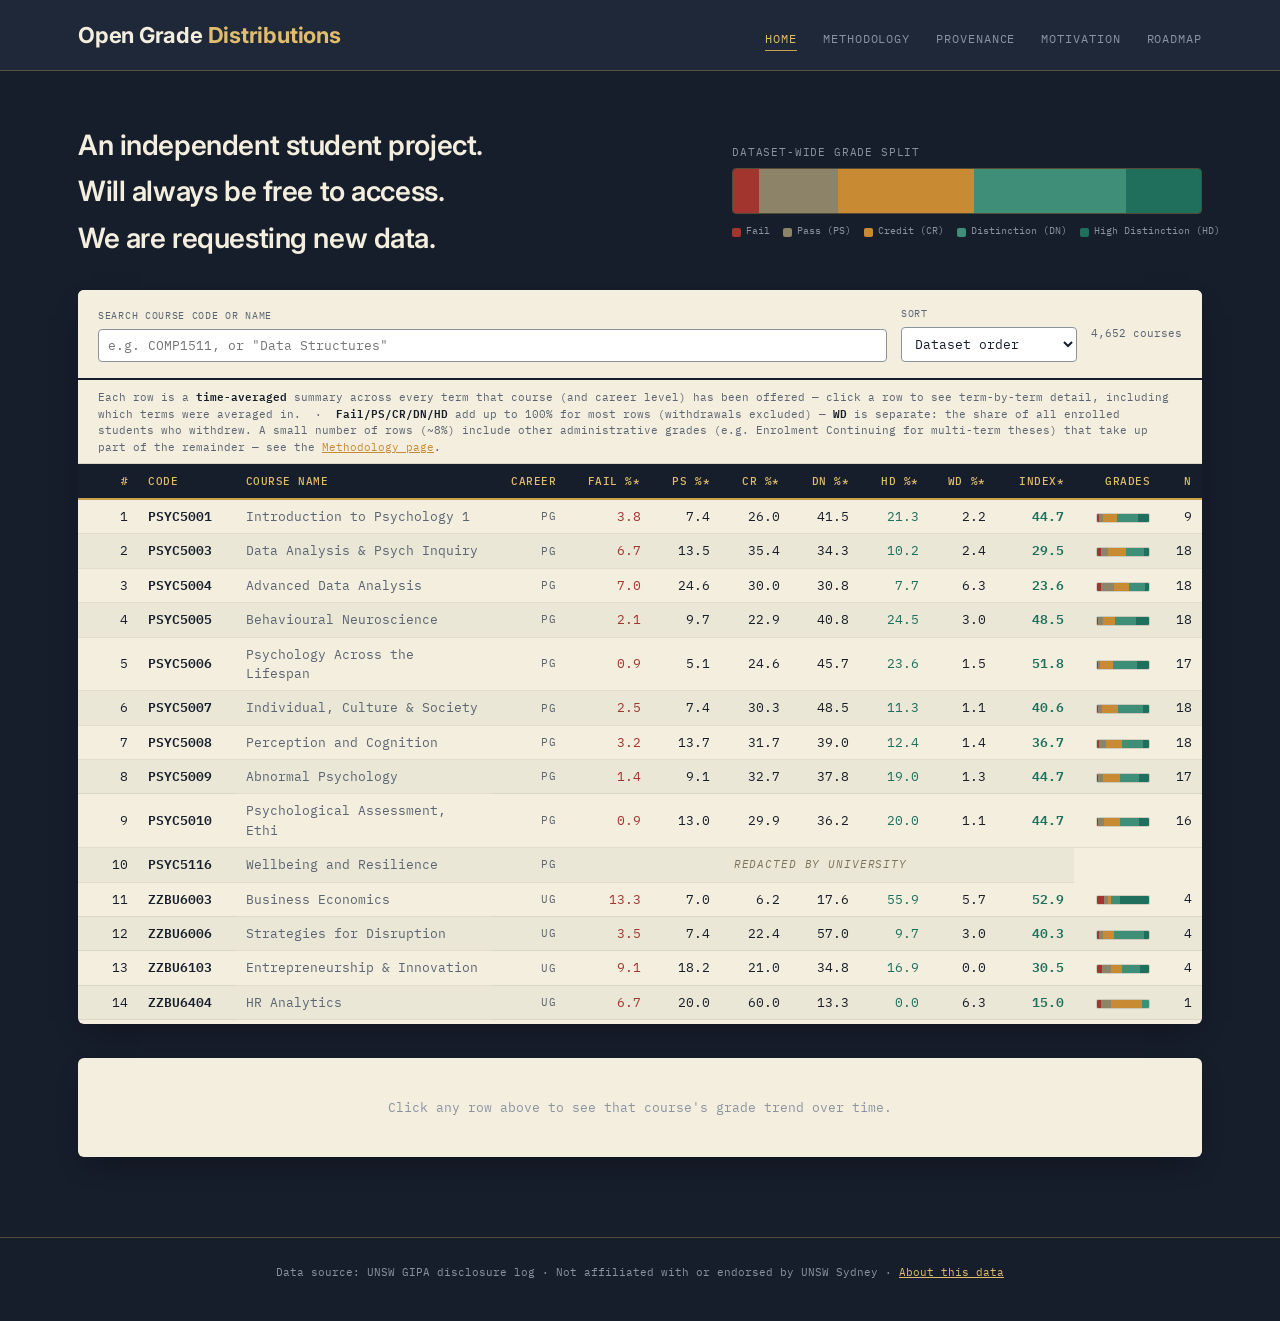
<file: index.html>
<!DOCTYPE html>
<html lang="en">
<head>
<meta charset="UTF-8">
<meta name="viewport" content="width=device-width, initial-scale=1.0">
<title>Open Grade Distributions — UNSW Course Grade Explorer</title>
<link rel="preconnect" href="https://fonts.googleapis.com">
<link href="https://fonts.googleapis.com/css2?family=Inter:wght@400;500;600;700&family=IBM+Plex+Mono:wght@400;500;600&display=swap" rel="stylesheet">
<link rel="stylesheet" href="css/style.css">
</head>
<body>

<nav class="topnav">
  <div class="topnav-inner">
    <a href="index.html" class="wordmark">Open Grade <span>Distributions</span></a>
    <ul class="navlinks">
      <li><a href="index.html" class="active">Home</a></li>
      <li><a href="explain.html">Methodology</a></li>
      <li><a href="source.html">Provenance</a></li>
      <li><a href="motivation.html">Motivation</a></li>
      <li><a href="roadmap.html">Roadmap</a></li>
    </ul>
  </div>
</nav>

<div class="shell">

  <section class="hero">
    <div class="hero-text">
      <div class="manifesto">
        <p class="manifesto-line">An independent student project.</p>
        <p class="manifesto-line">Will always be free to access.</p>
        <p class="manifesto-line">We are requesting new data.</p>
      </div>
    </div>
    <div class="ledger-bar-wrap">
      <p class="ledger-bar-title">Dataset-wide grade split</p>
      <div class="ledger-bar" id="ledgerBar"></div>
      <div class="ledger-legend">
        <span><span class="swatch c-fail"></span>Fail</span>
        <span><span class="swatch c-ps"></span>Pass (PS)</span>
        <span><span class="swatch c-cr"></span>Credit (CR)</span>
        <span><span class="swatch c-dn"></span>Distinction (DN)</span>
        <span><span class="swatch c-hd"></span>High Distinction (HD)</span>
      </div>
    </div>
  </section>

  <div class="card">
    <div class="toolbar">
      <div class="field search">
        <label for="search">Search course code or name</label>
        <input type="text" id="search" placeholder="e.g. COMP1511, or &quot;Data Structures&quot;">
      </div>
      <div class="field">
        <label for="sort">Sort</label>
        <select id="sort">
          <option value="default">Dataset order</option>
          <option value="easiest">Easiest first</option>
          <option value="hardest">Hardest first</option>
          <option value="highest-hd">Highest HD rate</option>
          <option value="highest-fail">Highest fail rate</option>
        </select>
      </div>
      <div class="result-count" id="resultCount"></div>
    </div>
    <div class="table-caption">
      Each row is a <b>time-averaged</b> summary across every term that course (and career level) has been offered — click a row to see term-by-term detail, including which terms were averaged in. &nbsp;·&nbsp;
      <b>Fail/PS/CR/DN/HD</b> add up to 100% for most rows (withdrawals excluded) — <b>WD</b> is separate: the share of all enrolled students who withdrew. A small number of rows (~8%) include other administrative grades (e.g. Enrolment Continuing for multi-term theses) that take up part of the remainder — see the <a href="explain.html">Methodology page</a>.
    </div>
    <div class="table-scroll">
      <table class="grid">
        <thead>
          <tr>
            <th>#</th>
            <th class="al">Code</th>
            <th class="al">Course name</th>
            <th title="UG = Undergraduate offering, PG = Postgraduate offering">Career</th>
            <th title="Time-averaged across all terms offered">Fail %*</th>
            <th title="Time-averaged across all terms offered">PS %*</th>
            <th title="Time-averaged across all terms offered">CR %*</th>
            <th title="Time-averaged across all terms offered">DN %*</th>
            <th title="Time-averaged across all terms offered">HD %*</th>
            <th title="Time-averaged across all terms offered">WD %*</th>
            <th title="Time-averaged across all terms offered">Index*</th>
            <th>Grades</th>
            <th title="Number of term offerings averaged into this row">N</th>
          </tr>
        </thead>
        <tbody id="tbody"></tbody>
      </table>
    </div>
  </div>

  <div id="dashboard">
    <div class="dash-card dash-empty">Click any row above to see that course's grade trend over time.</div>
  </div>

</div>

<footer class="sitefoot">
  Data source: UNSW GIPA disclosure log · Not affiliated with or endorsed by UNSW Sydney ·
  <a href="source.html">About this data</a>
</footer>

<script src="js/vendor/chart.umd.js"></script>
<script src="js/data.js"></script>
<script src="js/home.js"></script>
</body>
</html>
</file>
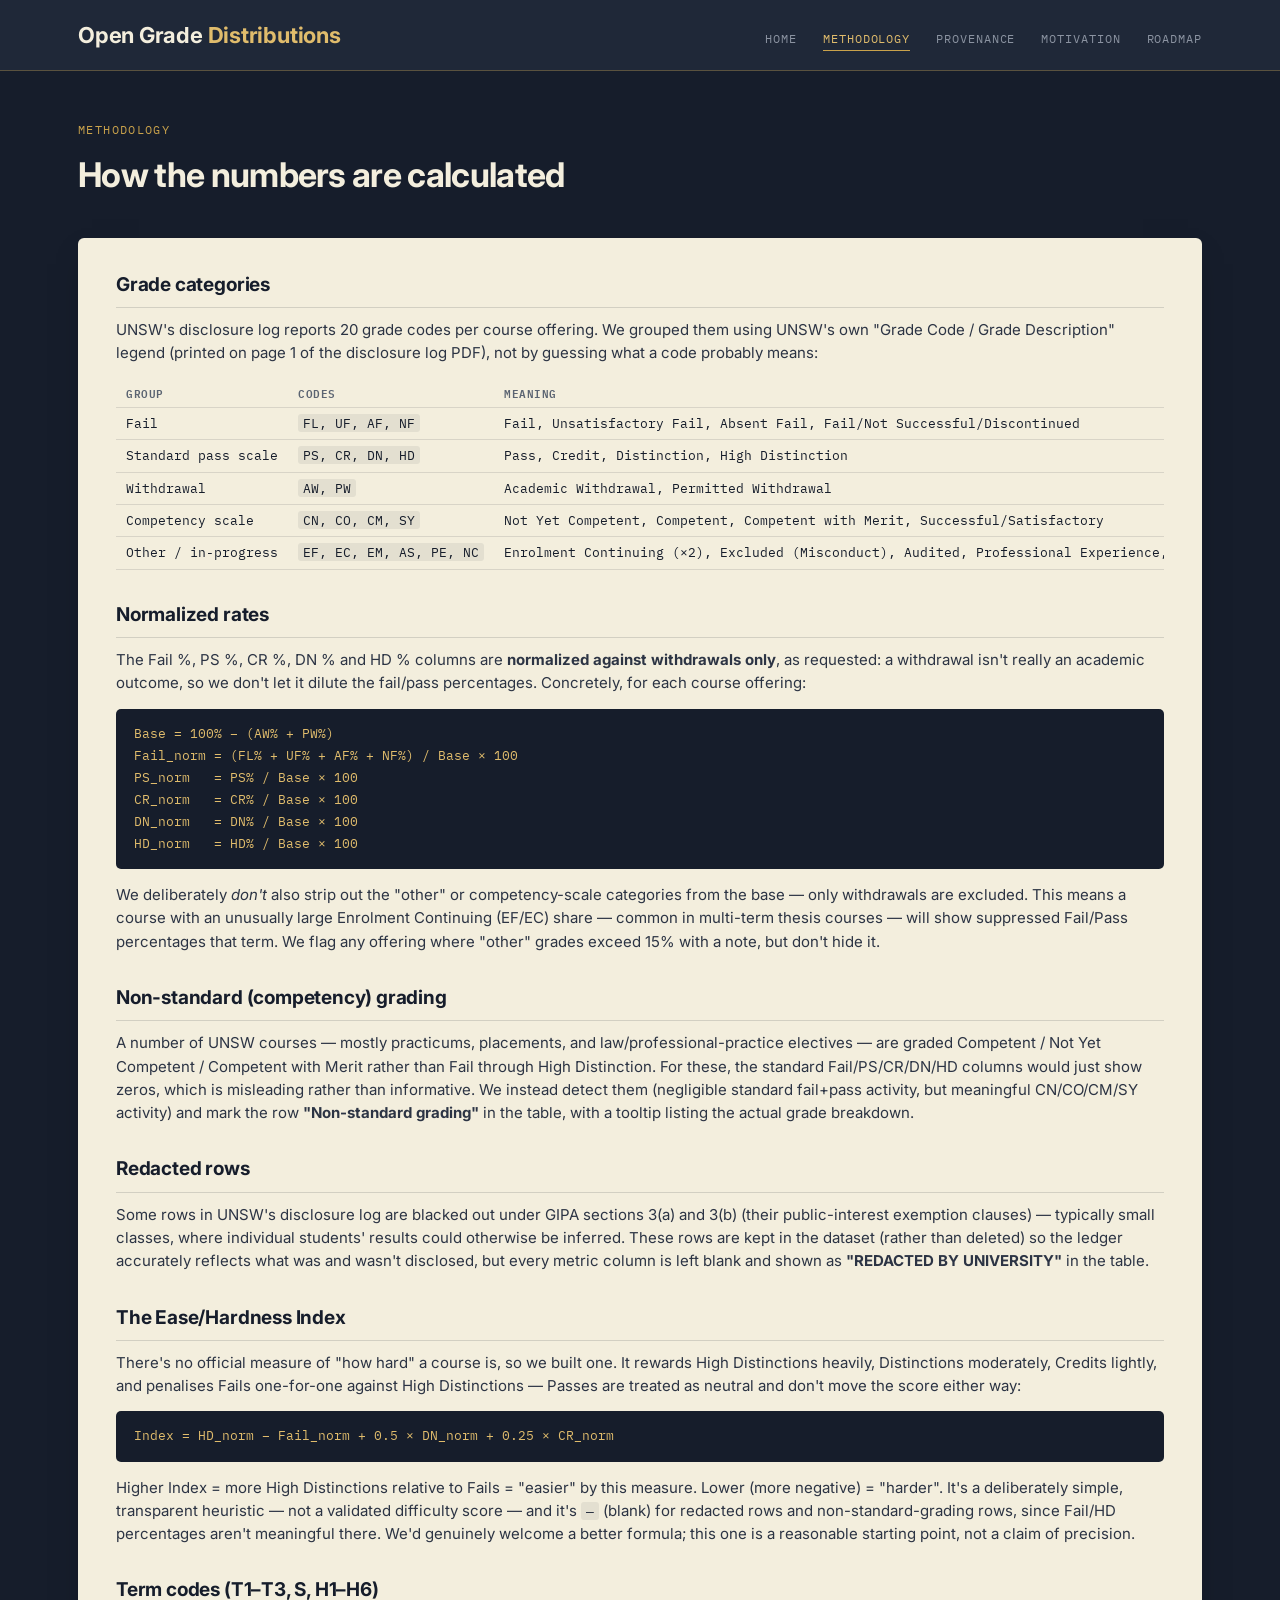
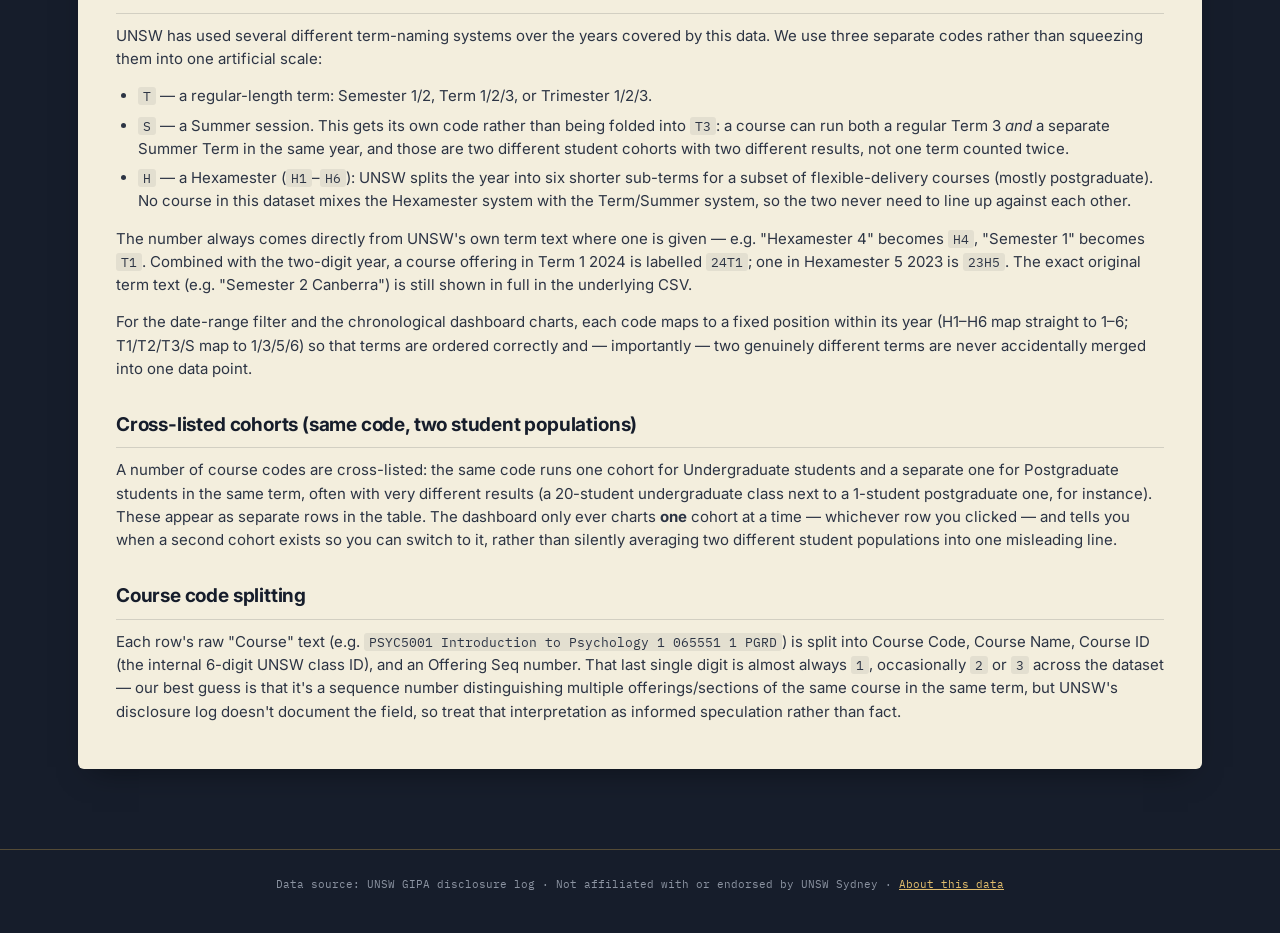
<file: explain.html>
<!DOCTYPE html>
<html lang="en">
<head>
<meta charset="UTF-8">
<meta name="viewport" content="width=device-width, initial-scale=1.0">
<title>Methodology — Open Grade Distributions</title>
<link rel="preconnect" href="https://fonts.googleapis.com">
<link href="https://fonts.googleapis.com/css2?family=Inter:wght@400;500;600;700&family=IBM+Plex+Mono:wght@400;500;600&display=swap" rel="stylesheet">
<link rel="stylesheet" href="css/style.css">
</head>
<body>

<nav class="topnav">
  <div class="topnav-inner">
    <a href="index.html" class="wordmark">Open Grade <span>Distributions</span></a>
    <ul class="navlinks">
      <li><a href="index.html">Home</a></li>
      <li><a href="explain.html" class="active">Methodology</a></li>
      <li><a href="source.html">Provenance</a></li>
      <li><a href="motivation.html">Motivation</a></li>
      <li><a href="roadmap.html">Roadmap</a></li>
    </ul>
  </div>
</nav>

<div class="shell">
  <div class="page-header">
    <p class="eyebrow">Methodology</p>
    <h1>How the numbers are calculated</h1>
  </div>

  <div class="prose">
    <h2>Grade categories</h2>
    <p>UNSW's disclosure log reports 20 grade codes per course offering. We grouped them using UNSW's own "Grade Code / Grade Description" legend (printed on page 1 of the disclosure log PDF), not by guessing what a code probably means:</p>
    <table class="legend-table">
      <tr><th>Group</th><th>Codes</th><th>Meaning</th></tr>
      <tr><td>Fail</td><td><code>FL, UF, AF, NF</code></td><td>Fail, Unsatisfactory Fail, Absent Fail, Fail/Not Successful/Discontinued</td></tr>
      <tr><td>Standard pass scale</td><td><code>PS, CR, DN, HD</code></td><td>Pass, Credit, Distinction, High Distinction</td></tr>
      <tr><td>Withdrawal</td><td><code>AW, PW</code></td><td>Academic Withdrawal, Permitted Withdrawal</td></tr>
      <tr><td>Competency scale</td><td><code>CN, CO, CM, SY</code></td><td>Not Yet Competent, Competent, Competent with Merit, Successful/Satisfactory</td></tr>
      <tr><td>Other / in-progress</td><td><code>EF, EC, EM, AS, PE, NC</code></td><td>Enrolment Continuing (×2), Excluded (Misconduct), Audited, Professional Experience, Not Completed</td></tr>
    </table>

    <h2>Normalized rates</h2>
    <p>The Fail %, PS %, CR %, DN % and HD % columns are <strong>normalized against withdrawals only</strong>, as requested: a withdrawal isn't really an academic outcome, so we don't let it dilute the fail/pass percentages. Concretely, for each course offering:</p>
    <div class="formula">Base = 100% − (AW% + PW%)
Fail_norm = (FL% + UF% + AF% + NF%) / Base × 100
PS_norm   = PS% / Base × 100
CR_norm   = CR% / Base × 100
DN_norm   = DN% / Base × 100
HD_norm   = HD% / Base × 100</div>
    <p>We deliberately <em>don't</em> also strip out the "other" or competency-scale categories from the base — only withdrawals are excluded. This means a course with an unusually large Enrolment Continuing (EF/EC) share — common in multi-term thesis courses — will show suppressed Fail/Pass percentages that term. We flag any offering where "other" grades exceed 15% with a note, but don't hide it.</p>

    <h2>Non-standard (competency) grading</h2>
    <p>A number of UNSW courses — mostly practicums, placements, and law/professional-practice electives — are graded Competent / Not Yet Competent / Competent with Merit rather than Fail through High Distinction. For these, the standard Fail/PS/CR/DN/HD columns would just show zeros, which is misleading rather than informative. We instead detect them (negligible standard fail+pass activity, but meaningful CN/CO/CM/SY activity) and mark the row <strong>"Non-standard grading"</strong> in the table, with a tooltip listing the actual grade breakdown.</p>

    <h2>Redacted rows</h2>
    <p>Some rows in UNSW's disclosure log are blacked out under GIPA sections 3(a) and 3(b) (their public-interest exemption clauses) — typically small classes, where individual students' results could otherwise be inferred. These rows are kept in the dataset (rather than deleted) so the ledger accurately reflects what was and wasn't disclosed, but every metric column is left blank and shown as <strong>"REDACTED BY UNIVERSITY"</strong> in the table.</p>

    <h2>The Ease/Hardness Index</h2>
    <p>There's no official measure of "how hard" a course is, so we built one. It rewards High Distinctions heavily, Distinctions moderately, Credits lightly, and penalises Fails one-for-one against High Distinctions — Passes are treated as neutral and don't move the score either way:</p>
    <div class="formula">Index = HD_norm − Fail_norm + 0.5 × DN_norm + 0.25 × CR_norm</div>
    <p>Higher Index = more High Distinctions relative to Fails = "easier" by this measure. Lower (more negative) = "harder". It's a deliberately simple, transparent heuristic — not a validated difficulty score — and it's <code>—</code> (blank) for redacted rows and non-standard-grading rows, since Fail/HD percentages aren't meaningful there. We'd genuinely welcome a better formula; this one is a reasonable starting point, not a claim of precision.</p>

    <h2>Term codes (T1–T3, S, H1–H6)</h2>
    <p>UNSW has used several different term-naming systems over the years covered by this data. We use three separate codes rather than squeezing them into one artificial scale:</p>
    <ul>
      <li><code>T</code> — a regular-length term: Semester 1/2, Term 1/2/3, or Trimester 1/2/3.</li>
      <li><code>S</code> — a Summer session. This gets its own code rather than being folded into <code>T3</code>: a course can run both a regular Term 3 <em>and</em> a separate Summer Term in the same year, and those are two different student cohorts with two different results, not one term counted twice.</li>
      <li><code>H</code> — a Hexamester (<code>H1</code>–<code>H6</code>): UNSW splits the year into six shorter sub-terms for a subset of flexible-delivery courses (mostly postgraduate). No course in this dataset mixes the Hexamester system with the Term/Summer system, so the two never need to line up against each other.</li>
    </ul>
    <p>The number always comes directly from UNSW's own term text where one is given — e.g. "Hexamester 4" becomes <code>H4</code>, "Semester 1" becomes <code>T1</code>. Combined with the two-digit year, a course offering in Term 1 2024 is labelled <code>24T1</code>; one in Hexamester 5 2023 is <code>23H5</code>. The exact original term text (e.g. "Semester 2 Canberra") is still shown in full in the underlying CSV.</p>
    <p>For the date-range filter and the chronological dashboard charts, each code maps to a fixed position within its year (H1–H6 map straight to 1–6; T1/T2/T3/S map to 1/3/5/6) so that terms are ordered correctly and — importantly — two genuinely different terms are never accidentally merged into one data point.</p>

    <h2>Cross-listed cohorts (same code, two student populations)</h2>
    <p>A number of course codes are cross-listed: the same code runs one cohort for Undergraduate students and a separate one for Postgraduate students in the same term, often with very different results (a 20-student undergraduate class next to a 1-student postgraduate one, for instance). These appear as separate rows in the table. The dashboard only ever charts <strong>one</strong> cohort at a time — whichever row you clicked — and tells you when a second cohort exists so you can switch to it, rather than silently averaging two different student populations into one misleading line.</p>

    <h2>Course code splitting</h2>
    <p>Each row's raw "Course" text (e.g. <code>PSYC5001 Introduction to Psychology 1 065551 1 PGRD</code>) is split into Course Code, Course Name, Course ID (the internal 6-digit UNSW class ID), and an Offering Seq number. That last single digit is almost always <code>1</code>, occasionally <code>2</code> or <code>3</code> across the dataset — our best guess is that it's a sequence number distinguishing multiple offerings/sections of the same course in the same term, but UNSW's disclosure log doesn't document the field, so treat that interpretation as informed speculation rather than fact.</p>
  </div>
</div>

<footer class="sitefoot">
  Data source: UNSW GIPA disclosure log · Not affiliated with or endorsed by UNSW Sydney ·
  <a href="source.html">About this data</a>
</footer>
</body>
</html>
</file>
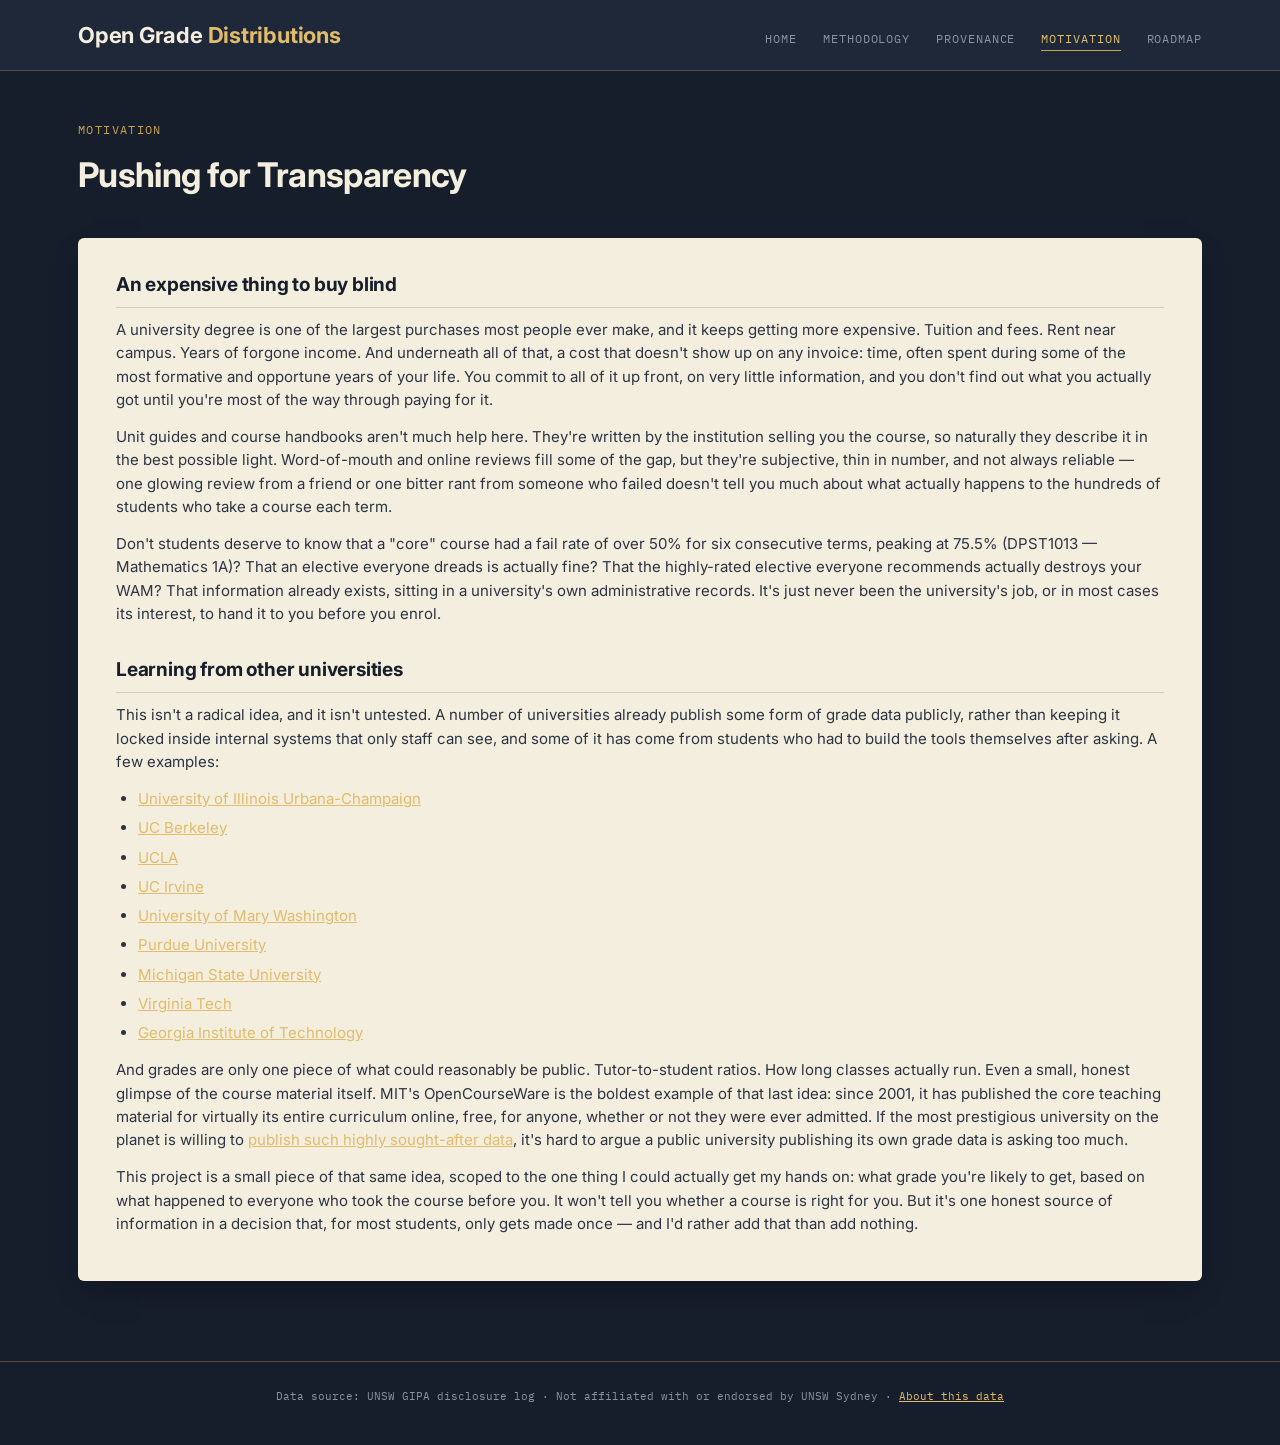
<file: motivation.html>
<!DOCTYPE html>
<html lang="en">
<head>
<meta charset="UTF-8">
<meta name="viewport" content="width=device-width, initial-scale=1.0">
<title>Motivation — Open Grade Distributions</title>
<link rel="preconnect" href="https://fonts.googleapis.com">
<link href="https://fonts.googleapis.com/css2?family=Inter:wght@400;500;600;700&family=IBM+Plex+Mono:wght@400;500;600&display=swap" rel="stylesheet">
<link rel="stylesheet" href="css/style.css">
</head>
<body>

<nav class="topnav">
  <div class="topnav-inner">
    <a href="index.html" class="wordmark">Open Grade <span>Distributions</span></a>
    <ul class="navlinks">
      <li><a href="index.html">Home</a></li>
      <li><a href="explain.html">Methodology</a></li>
      <li><a href="source.html">Provenance</a></li>
      <li><a href="motivation.html" class="active">Motivation</a></li>
      <li><a href="roadmap.html">Roadmap</a></li>
    </ul>
  </div>
</nav>

<div class="shell">
  <div class="page-header">
    <p class="eyebrow">Motivation</p>
    <h1>Pushing for Transparency</h1>
  </div>

  <div class="prose">
    <h2>An expensive thing to buy blind</h2>
    <p>A university degree is one of the largest purchases most people ever make, and it keeps getting more expensive. Tuition and fees. Rent near campus. Years of forgone income. And underneath all of that, a cost that doesn't show up on any invoice: time, often spent during some of the most formative and opportune years of your life. You commit to all of it up front, on very little information, and you don't find out what you actually got until you're most of the way through paying for it.</p>
    <p>Unit guides and course handbooks aren't much help here. They're written by the institution selling you the course, so naturally they describe it in the best possible light. Word-of-mouth and online reviews fill some of the gap, but they're subjective, thin in number, and not always reliable — one glowing review from a friend or one bitter rant from someone who failed doesn't tell you much about what actually happens to the hundreds of students who take a course each term.</p>
    <p>Don't students deserve to know that a "core" course had a fail rate of over 50% for six consecutive terms, peaking at 75.5% (DPST1013 — Mathematics 1A)? That an elective everyone dreads is actually fine? That the highly-rated elective everyone recommends actually destroys your WAM? That information already exists, sitting in a university's own administrative records. It's just never been the university's job, or in most cases its interest, to hand it to you before you enrol.</p>

    <h2>Learning from other universities</h2>
    <p>This isn't a radical idea, and it isn't untested. A number of universities already publish some form of grade data publicly, rather than keeping it locked inside internal systems that only staff can see, and some of it has come from students who had to build the tools themselves after asking. A few examples:</p>
    <ul>
      <li><a href="https://waf.cs.illinois.edu/discovery/grade_disparity_between_sections_at_uiuc/" target="_blank" rel="noopener">University of Illinois Urbana-Champaign</a></li>
      <li><a href="https://calviz.berkeley.edu/t/OPAP/views/GradesbyCourse/GradesDB?%3Aembed=y&%3AisGuestRedirectFromVizportal=y" target="_blank" rel="noopener">UC Berkeley</a></li>
      <li><a href="https://www.uclagrades.com/" target="_blank" rel="noopener">UCLA</a></li>
      <li><a href="https://zotistics.com/" target="_blank" rel="noopener">UC Irvine</a></li>
      <li><a href="https://academics.umw.edu/iae/looking-for-data/grade-distribution-report-6/" target="_blank" rel="noopener">University of Mary Washington</a></li>
      <li><a href="https://onedrive.live.com/:x:/g/personal/8ad0fb0485f65184/UQCEUfaFBPvQIICKZAgAAAAAADAurwoC-2ZK544?rtime=YHHYpcEM30g&redeem=aHR0cHM6Ly8xZHJ2Lm1zL3gvcyFBb1JSOW9VRS05Q0trR1F3THE4S0F2dG1TdWVPP2U9bGNmODU5" target="_blank" rel="noopener">Purdue University</a></li>
      <li><a href="https://msugrades.com/downloads" target="_blank" rel="noopener">Michigan State University</a></li>
      <li><a href="https://udc.vt.edu/irdata/data/courses/grades" target="_blank" rel="noopener">Virginia Tech</a></li>
      <li><a href="https://lite.gatech.edu/lite_script/dashboards/grade_distribution.html" target="_blank" rel="noopener">Georgia Institute of Technology</a></li>
    </ul>
    <p>And grades are only one piece of what could reasonably be public. Tutor-to-student ratios. How long classes actually run. Even a small, honest glimpse of the course material itself. MIT's OpenCourseWare is the boldest example of that last idea: since 2001, it has published the core teaching material for virtually its entire curriculum online, free, for anyone, whether or not they were ever admitted. If the most prestigious university on the planet is willing to <a href="https://ocw.mit.edu/" target="_blank" rel="noopener">publish such highly sought-after data</a>, it's hard to argue a public university publishing its own grade data is asking too much.</p>
    <p>This project is a small piece of that same idea, scoped to the one thing I could actually get my hands on: what grade you're likely to get, based on what happened to everyone who took the course before you. It won't tell you whether a course is right for you. But it's one honest source of information in a decision that, for most students, only gets made once — and I'd rather add that than add nothing.</p>
  </div>
</div>

<footer class="sitefoot">
  Data source: UNSW GIPA disclosure log · Not affiliated with or endorsed by UNSW Sydney ·
  <a href="source.html">About this data</a>
</footer>
</body>
</html>
</file>
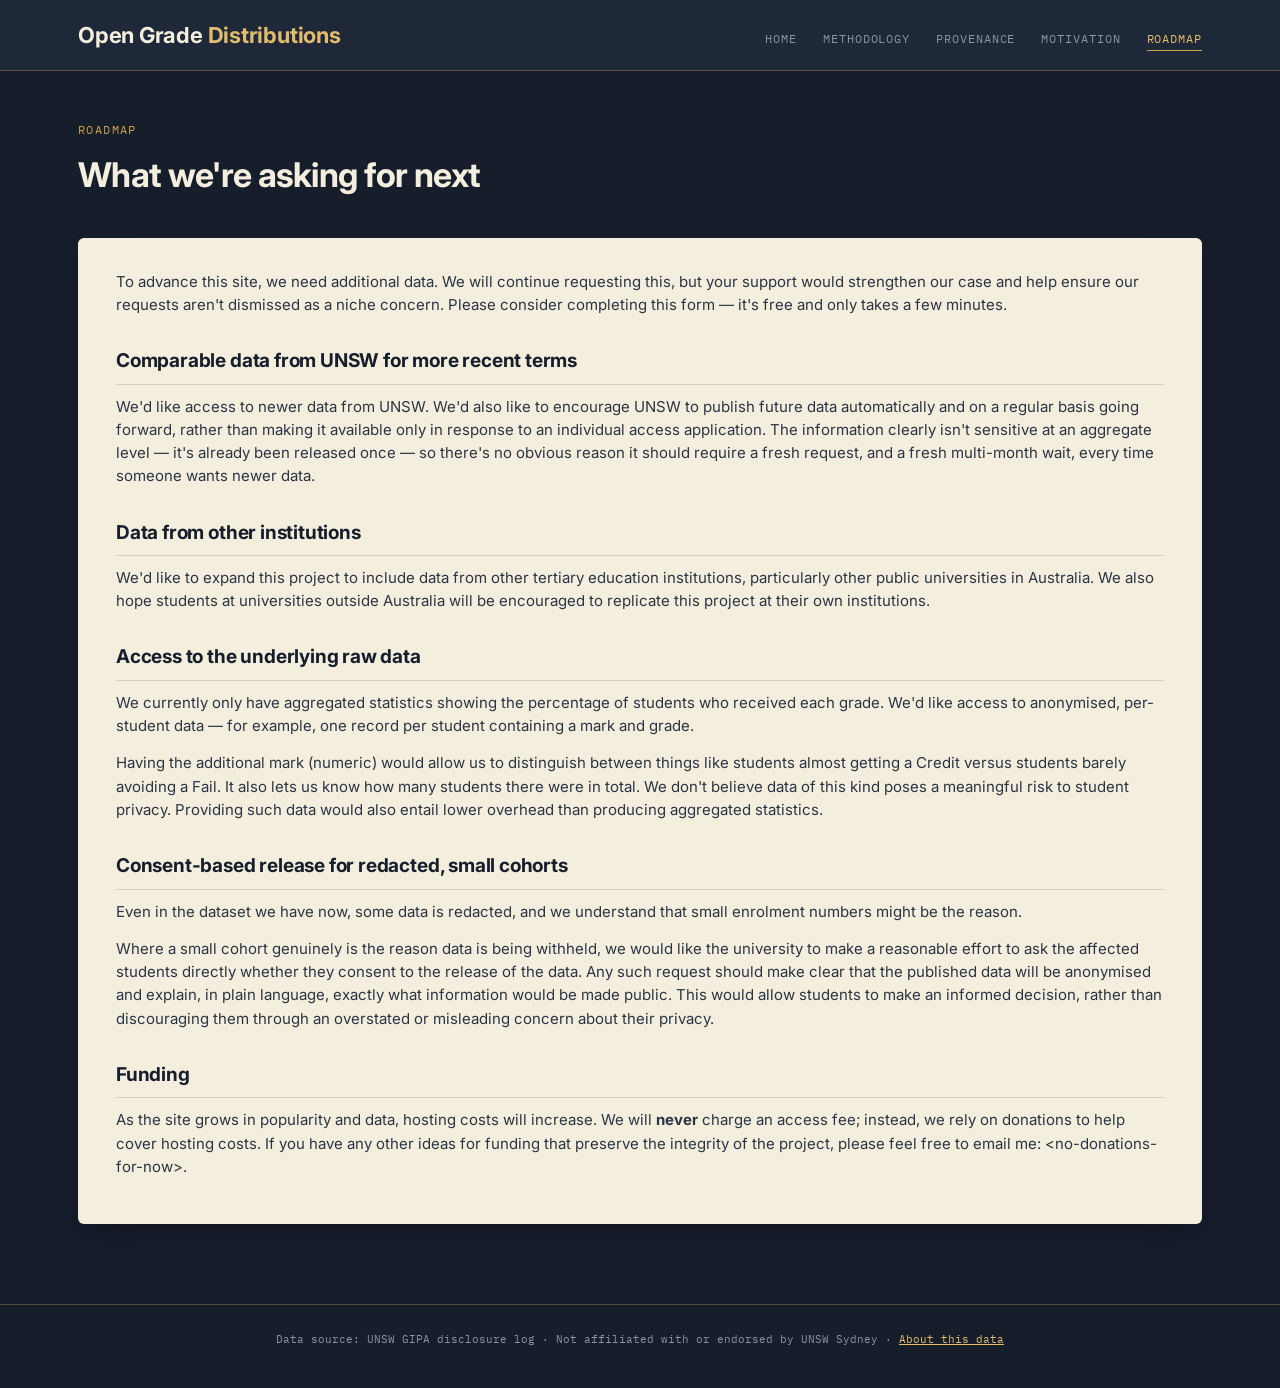
<file: roadmap.html>
<!DOCTYPE html>
<html lang="en">
<head>
<meta charset="UTF-8">
<meta name="viewport" content="width=device-width, initial-scale=1.0">
<title>Roadmap — Open Grade Distributions</title>
<link rel="preconnect" href="https://fonts.googleapis.com">
<link href="https://fonts.googleapis.com/css2?family=Inter:wght@400;500;600;700&family=IBM+Plex+Mono:wght@400;500;600&display=swap" rel="stylesheet">
<link rel="stylesheet" href="css/style.css">
</head>
<body>

<nav class="topnav">
  <div class="topnav-inner">
    <a href="index.html" class="wordmark">Open Grade <span>Distributions</span></a>
    <ul class="navlinks">
      <li><a href="index.html">Home</a></li>
      <li><a href="explain.html">Methodology</a></li>
      <li><a href="source.html">Provenance</a></li>
      <li><a href="motivation.html">Motivation</a></li>
      <li><a href="roadmap.html" class="active">Roadmap</a></li>
    </ul>
  </div>
</nav>

<div class="shell">
  <div class="page-header">
    <p class="eyebrow">Roadmap</p>
    <h1>What we're asking for next</h1>
  </div>

  <div class="prose">
    <p>To advance this site, we need additional data. We will continue requesting this, but your support would strengthen our case and help ensure our requests aren't dismissed as a niche concern. Please consider completing this form &mdash; it's free and only takes a few minutes.</p>

    <h2>Comparable data from UNSW for more recent terms</h2>
    <p>We'd like access to newer data from UNSW. We'd also like to encourage UNSW to publish future data automatically and on a regular basis going forward, rather than making it available only in response to an individual access application. The information clearly isn't sensitive at an aggregate level &mdash; it's already been released once &mdash; so there's no obvious reason it should require a fresh request, and a fresh multi-month wait, every time someone wants newer data.</p>

    <h2>Data from other institutions</h2>
    <p>We'd like to expand this project to include data from other tertiary education institutions, particularly other public universities in Australia. We also hope students at universities outside Australia will be encouraged to replicate this project at their own institutions.</p>

    <h2>Access to the underlying raw data</h2>
    <p>We currently only have aggregated statistics showing the percentage of students who received each grade. We'd like access to anonymised, per-student data &mdash; for example, one record per student containing a mark and grade.</p>
    <p>Having the additional mark (numeric) would allow us to distinguish between things like students almost getting a Credit versus students barely avoiding a Fail. It also lets us know how many students there were in total. We don't believe data of this kind poses a meaningful risk to student privacy. Providing such data would also entail lower overhead than producing aggregated statistics.</p>

    <h2>Consent-based release for redacted, small cohorts</h2>
    <p>Even in the dataset we have now, some data is redacted, and we understand that small enrolment numbers might be the reason.</p>
    <p>Where a small cohort genuinely is the reason data is being withheld, we would like the university to make a reasonable effort to ask the affected students directly whether they consent to the release of the data. Any such request should make clear that the published data will be anonymised and explain, in plain language, exactly what information would be made public. This would allow students to make an informed decision, rather than discouraging them through an overstated or misleading concern about their privacy.</p>

    <h2>Funding</h2>
    <p>As the site grows in popularity and data, hosting costs will increase. We will <strong>never</strong> charge an access fee; instead, we rely on donations to help cover hosting costs. If you have any other ideas for funding that preserve the integrity of the project, please feel free to email me: &lt;no-donations-for-now&gt;.</p>
  </div>
</div>

<footer class="sitefoot">
  Data source: UNSW GIPA disclosure log · Not affiliated with or endorsed by UNSW Sydney ·
  <a href="source.html">About this data</a>
</footer>
</body>
</html>
</file>
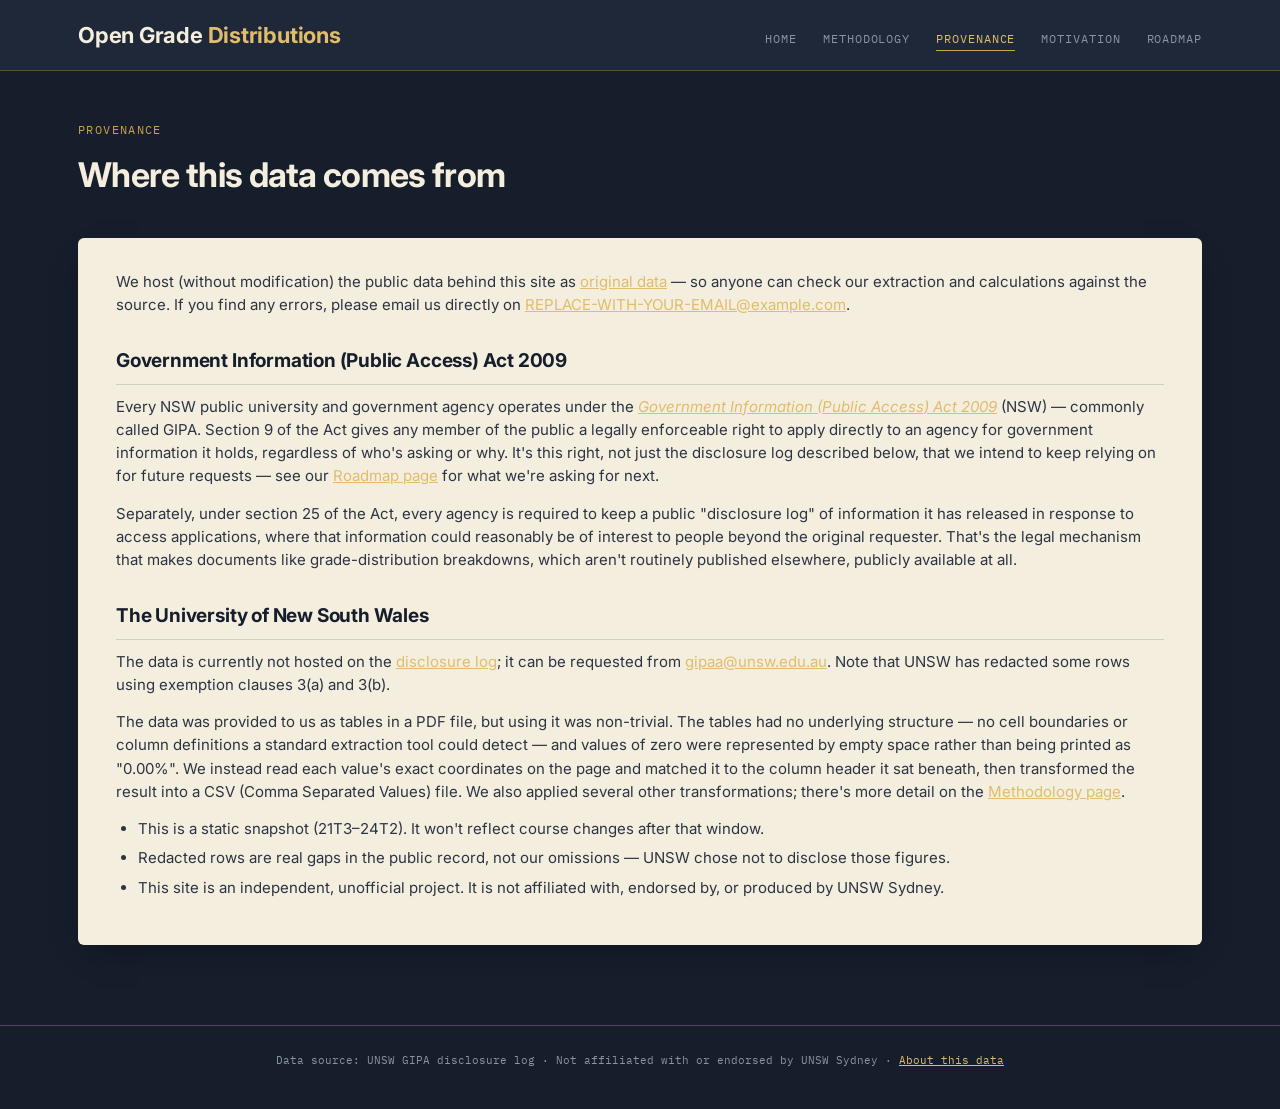
<file: source.html>
<!DOCTYPE html>
<html lang="en">
<head>
<meta charset="UTF-8">
<meta name="viewport" content="width=device-width, initial-scale=1.0">
<title>Provenance — Open Grade Distributions</title>
<link rel="preconnect" href="https://fonts.googleapis.com">
<link href="https://fonts.googleapis.com/css2?family=Inter:wght@400;500;600;700&family=IBM+Plex+Mono:wght@400;500;600&display=swap" rel="stylesheet">
<link rel="stylesheet" href="css/style.css">
</head>
<body>

<nav class="topnav">
  <div class="topnav-inner">
    <a href="index.html" class="wordmark">Open Grade <span>Distributions</span></a>
    <ul class="navlinks">
      <li><a href="index.html">Home</a></li>
      <li><a href="explain.html">Methodology</a></li>
      <li><a href="source.html" class="active">Provenance</a></li>
      <li><a href="motivation.html">Motivation</a></li>
      <li><a href="roadmap.html">Roadmap</a></li>
    </ul>
  </div>
</nav>

<div class="shell">
  <div class="page-header">
    <p class="eyebrow">Provenance</p>
    <h1>Where this data comes from</h1>
  </div>

  <div class="prose">
    <p>We host (without modification) the public data behind this site as <a href="https://github.com/YOUR-GITHUB-USERNAME/YOUR-REPO-NAME/tree/main/original_data" target="_blank" rel="noopener">original data</a> — so anyone can check our extraction and calculations against the source. If you find any errors, please email us directly on <a href="mailto:REPLACE-WITH-YOUR-EMAIL@example.com">REPLACE-WITH-YOUR-EMAIL@example.com</a>.</p>

    <h2>Government Information (Public Access) Act 2009</h2>
    <p>Every NSW public university and government agency operates under the <em><a href="https://legislation.nsw.gov.au/view/whole/pdf/inforce/2025-02-09/act-2009-052" target="_blank" rel="noopener">Government Information (Public Access) Act 2009</a></em> (NSW) — commonly called GIPA. Section 9 of the Act gives any member of the public a legally enforceable right to apply directly to an agency for government information it holds, regardless of who's asking or why. It's this right, not just the disclosure log described below, that we intend to keep relying on for future requests — see our <a href="roadmap.html">Roadmap page</a> for what we're asking for next.</p>
    <p>Separately, under section 25 of the Act, every agency is required to keep a public "disclosure log" of information it has released in response to access applications, where that information could reasonably be of interest to people beyond the original requester. That's the legal mechanism that makes documents like grade-distribution breakdowns, which aren't routinely published elsewhere, publicly available at all.</p>

    <h2>The University of New South Wales</h2>
    <p>The data is currently not hosted on the <a href="https://www.unsw.edu.au/assurance-integrity/legal-compliance/access-to-information" target="_blank" rel="noopener">disclosure log</a>; it can be requested from <a href="mailto:gipaa@unsw.edu.au">gipaa@unsw.edu.au</a>. Note that UNSW has redacted some rows using exemption clauses 3(a) and 3(b).</p>
    <p>The data was provided to us as tables in a PDF file, but using it was non-trivial. The tables had no underlying structure — no cell boundaries or column definitions a standard extraction tool could detect — and values of zero were represented by empty space rather than being printed as "0.00%". We instead read each value's exact coordinates on the page and matched it to the column header it sat beneath, then transformed the result into a CSV (Comma Separated Values) file. We also applied several other transformations; there's more detail on the <a href="explain.html">Methodology page</a>.</p>
    <ul>
      <li>This is a static snapshot (21T3–24T2). It won't reflect course changes after that window.</li>
      <li>Redacted rows are real gaps in the public record, not our omissions — UNSW chose not to disclose those figures.</li>
      <li>This site is an independent, unofficial project. It is not affiliated with, endorsed by, or produced by UNSW Sydney.</li>
    </ul>
  </div>
</div>

<footer class="sitefoot">
  Data source: UNSW GIPA disclosure log · Not affiliated with or endorsed by UNSW Sydney ·
  <a href="source.html">About this data</a>
</footer>
</body>
</html>
</file>
<file: css/style.css>
/* =========================================================================
   The Grade Ledger — design tokens
   Ink-navy shell, warm "ledger paper" surfaces, gold rule lines.
   Display: Fraunces (serif, characterful headings)
   Body: Inter
   Data: IBM Plex Mono (course codes, numbers — tabular figures)
   ========================================================================= */

:root {
  --ink: #161d2b;
  --ink-2: #1f2838;
  --paper: #f3eedd;
  --paper-2: #eae3cc;
  --gold: #c9a24b;
  --gold-bright: #e0bc6c;
  --crimson: #a3352f;
  --teal: #1f6f5c;
  --amber: #c98a34;
  --slate: #5b6472;
  --slate-light: #8b93a1;
  --line: rgba(201, 162, 75, 0.35);

  /* Headings use the body font (Inter) at larger sizes + bold weight, rather
     than a separate display face. Keeps the site to two loaded families
     (Inter + IBM Plex Mono) instead of three. */
  --font-display: "Inter", -apple-system, BlinkMacSystemFont, "Segoe UI", sans-serif;
  --font-body: "Inter", -apple-system, BlinkMacSystemFont, "Segoe UI", sans-serif;
  --font-mono: "IBM Plex Mono", "SF Mono", Menlo, monospace;

  --radius: 6px;
  --shadow-card: 0 12px 30px -14px rgba(0, 0, 0, 0.5);
}

* { box-sizing: border-box; }

html { scroll-behavior: smooth; }

body {
  margin: 0;
  background: var(--ink);
  color: var(--paper);
  font-family: var(--font-body);
  font-size: 15px;
  line-height: 1.55;
  -webkit-font-smoothing: antialiased;
}

a { color: var(--gold-bright); }
a:hover { color: var(--gold); }

::selection { background: var(--gold); color: var(--ink); }

/* ---------- layout shell ---------- */

.shell {
  max-width: 1180px;
  margin: 0 auto;
  padding: 0 28px 80px;
}

/* ---------- nav ---------- */

.topnav {
  background: var(--ink-2);
  border-bottom: 1px solid var(--line);
}

.topnav-inner {
  max-width: 1180px;
  margin: 0 auto;
  padding: 18px 28px;
  display: flex;
  align-items: baseline;
  justify-content: space-between;
  flex-wrap: wrap;
  gap: 14px;
}

.wordmark {
  font-family: var(--font-display);
  font-weight: 700;
  font-size: 22px;
  letter-spacing: -0.01em;
  color: var(--paper);
  text-decoration: none;
}
.wordmark span { color: var(--gold-bright); }

.navlinks {
  display: flex;
  flex-wrap: wrap;
  gap: 10px 26px;
  list-style: none;
  margin: 0;
  padding: 0;
  font-family: var(--font-mono);
  font-size: 11.5px;
  letter-spacing: 0.08em;
  text-transform: uppercase;
}

.navlinks a {
  color: var(--slate-light);
  text-decoration: none;
  padding-bottom: 4px;
  border-bottom: 1px solid transparent;
  transition: color .15s, border-color .15s;
}
.navlinks a:hover,
.navlinks a.active {
  color: var(--gold-bright);
  border-bottom-color: var(--gold);
}

/* ---------- hero ---------- */

.hero {
  padding: 56px 0 34px;
  display: flex;
  align-items: center;
  justify-content: space-between;
  gap: 40px;
  flex-wrap: wrap;
}

.hero-text { max-width: 460px; }

.eyebrow {
  font-family: var(--font-mono);
  font-size: 11.5px;
  letter-spacing: 0.12em;
  text-transform: uppercase;
  color: var(--gold);
  margin: 0 0 14px;
}

.manifesto {
  display: flex;
  flex-direction: column;
  gap: 10px;
}
.manifesto-line {
  font-family: var(--font-display);
  font-weight: 600;
  font-size: 28px;
  letter-spacing: -0.015em;
  line-height: 1.3;
  color: var(--paper);
  margin: 0;
}
.manifesto-line.accent { color: var(--gold-bright); }

/* signature element: aggregate stacked ledger bar */
.ledger-bar-wrap {
  width: 470px;
  flex-shrink: 0;
}
.ledger-bar-title {
  font-family: var(--font-mono);
  font-size: 10.5px;
  letter-spacing: 0.08em;
  text-transform: uppercase;
  color: var(--slate-light);
  margin: 0 0 8px;
}
.ledger-bar {
  display: flex;
  height: 46px;
  border-radius: 4px;
  overflow: hidden;
  border: 1px solid var(--line);
}
.ledger-bar div { height: 100%; }
.ledger-legend {
  display: flex;
  flex-wrap: nowrap;
  white-space: nowrap;
  gap: 8px 13px;
  margin-top: 10px;
  font-family: var(--font-mono);
  font-size: 9.5px;
  color: var(--slate-light);
}
.ledger-legend .swatch {
  display: inline-block;
  width: 9px; height: 9px;
  border-radius: 2px;
  margin-right: 5px;
  vertical-align: middle;
}

/* grade colors, used consistently across bars/charts/text */
.c-fail { background: var(--crimson); }
.c-ps   { background: #8c8368; }
.c-cr   { background: var(--amber); }
.c-dn   { background: #3f8f78; }
.c-hd   { background: var(--teal); }
.c-wd   { background: var(--slate); }
.t-fail { color: var(--crimson); }
.t-hd   { color: var(--teal); }

/* ---------- toolbar / card ---------- */

.card {
  background: var(--paper);
  color: var(--ink);
  border-radius: var(--radius);
  box-shadow: var(--shadow-card);
}

.toolbar {
  background: var(--paper);
  color: var(--ink);
  border-radius: var(--radius) var(--radius) 0 0;
  padding: 16px 20px;
  display: flex;
  flex-wrap: wrap;
  gap: 14px;
  align-items: flex-end;
  border-bottom: 2px solid var(--ink);
}

.field { display: flex; flex-direction: column; gap: 5px; }
.field label {
  font-family: var(--font-mono);
  font-size: 10px;
  letter-spacing: 0.07em;
  text-transform: uppercase;
  color: var(--slate);
}
.field input, .field select {
  font-family: var(--font-mono);
  font-size: 13px;
  padding: 7px 9px;
  border: 1px solid var(--slate-light);
  border-radius: 4px;
  background: #fff;
  color: var(--ink);
  min-width: 110px;
}
.field.search input { min-width: 240px; }
.field.search { flex: 1 1 240px; }

.result-count {
  font-family: var(--font-mono);
  font-size: 11px;
  color: var(--slate);
  margin-left: auto;
  align-self: center;
  white-space: nowrap;
}

/* ---------- table ---------- */

.table-caption {
  background: var(--paper);
  color: var(--slate);
  font-family: var(--font-mono);
  font-size: 10.5px;
  padding: 8px 20px;
  border-bottom: 1px solid rgba(22,29,43,0.12);
}
.table-caption b { color: var(--ink); font-weight: 600; }
.table-caption code {
  background: rgba(22,29,43,0.08);
  padding: 1px 5px;
  border-radius: 3px;
}
.table-caption a { color: var(--amber); }

.table-scroll {
  height: 560px;
  overflow-y: auto;
  overflow-x: auto;
  border-radius: 0 0 var(--radius) var(--radius);
}

table.grid {
  width: 100%;
  border-collapse: collapse;
  font-family: var(--font-mono);
  font-size: 12.5px;
}

table.grid thead th {
  position: sticky;
  top: 0;
  background: var(--ink);
  color: var(--gold-bright);
  text-align: right;
  padding: 9px 10px;
  font-weight: 500;
  font-size: 10.5px;
  letter-spacing: 0.05em;
  text-transform: uppercase;
  border-bottom: 2px solid var(--gold);
  z-index: 2;
  cursor: default;
}
table.grid thead th.al { text-align: left; }

table.grid tbody td {
  padding: 7px 10px;
  text-align: right;
  border-bottom: 1px solid rgba(22,29,43,0.08);
  white-space: nowrap;
}
table.grid tbody td.al {
  text-align: left;
  white-space: normal;
}

table.grid tbody tr {
  cursor: pointer;
  transition: background .1s;
}
table.grid tbody tr:nth-child(even) { background: rgba(22,29,43,0.035); }
table.grid tbody tr:hover { background: rgba(201,162,75,0.22); }
table.grid tbody tr.selected { background: rgba(201,162,75,0.4); }

.code-cell { font-weight: 600; }
.career-cell {
  font-family: var(--font-mono);
  font-size: 11px;
  color: var(--slate);
  letter-spacing: 0.04em;
}
.name-cell {
  color: var(--slate);
  max-width: 220px;
  overflow: hidden;
  text-overflow: ellipsis;
}
.flag {
  font-family: var(--font-mono);
  font-size: 9.5px;
  border: 1px solid var(--slate-light);
  border-radius: 3px;
  padding: 1px 4px;
  margin-left: 6px;
  color: var(--slate);
  cursor: help;
}
.redacted-cell {
  text-align: center !important;
  font-family: var(--font-mono);
  letter-spacing: 0.08em;
  font-size: 11px;
  color: #7a7156;
  font-style: italic;
}
.mini-bar {
  display: inline-flex;
  width: 54px;
  height: 10px;
  border-radius: 2px;
  overflow: hidden;
  vertical-align: middle;
  border: 1px solid rgba(22,29,43,0.15);
}
.mini-bar div { height: 100%; }

.index-pos { color: var(--teal); font-weight: 600; }
.index-neg { color: var(--crimson); font-weight: 600; }

/* ---------- dashboard ---------- */

#dashboard {
  margin-top: 34px;
  display: flex;
  flex-direction: column;
  gap: 22px;
}

.dash-card {
  background: var(--paper);
  color: var(--ink);
  border-radius: var(--radius);
  box-shadow: var(--shadow-card);
  padding: 24px 28px 28px;
}

.dash-empty {
  color: var(--slate-light);
  font-family: var(--font-mono);
  font-size: 12.5px;
  text-align: center;
  padding: 40px 20px;
}

.dash-h2 {
  font-family: var(--font-display);
  font-weight: 700;
  font-size: 24px;
  letter-spacing: -0.015em;
  margin: 0 0 14px;
  border-bottom: 2px solid var(--ink);
  padding-bottom: 16px;
}
.dash-h2 .code {
  font-family: var(--font-mono);
  color: var(--amber);
  font-weight: 600;
}
.career-tag {
  font-family: var(--font-mono);
  font-size: 16px;
  font-weight: 500;
  color: var(--slate);
}

.dash-subhead {
  display: flex;
  justify-content: space-between;
  align-items: flex-end;
  flex-wrap: wrap;
  gap: 10px 24px;
  margin-bottom: 16px;
}
.dash-subhead .meta {
  font-family: var(--font-mono);
  font-size: 11.5px;
  color: var(--slate);
  flex: 1 1 220px;
  min-width: 0;
}

/* the toggle group is one flex item: on desktop it sits to the right of
   the meta line; if width runs out it drops to its own row as a whole
   unit (never breaking mid-group) and scrolls horizontally as a last
   resort rather than wrapping individual toggles onto separate lines */
.series-toggles-outer {
  max-width: 100%;
  min-width: 0;
  overflow-x: auto;
}
.series-toggles {
  display: flex;
  flex-wrap: nowrap;
  gap: 16px;
  font-family: var(--font-mono);
  font-size: 11px;
}
.toggle-item {
  display: flex;
  flex-direction: column;
  align-items: flex-start;
  gap: 3px;
  white-space: nowrap;
  cursor: pointer;
  user-select: none;
}
.toggle-item--static { cursor: default; padding-left: 10px; border-left: 1px solid rgba(22,29,43,0.15); }
.toggle-item .ti-top {
  display: inline-flex;
  align-items: center;
  gap: 5px;
}
.toggle-item input { accent-color: var(--ink); }
.toggle-item .swatch {
  width: 9px; height: 9px;
  border-radius: 2px;
  display: inline-block;
}
.toggle-item .ti-avg {
  font-size: 12.5px;
  font-weight: 600;
  color: var(--slate);
  padding-left: 15px;
}

.chart-note {
  font-family: var(--font-mono);
  font-size: 10.5px;
  color: var(--slate);
  margin: 16px 0 0;
  line-height: 1.5;
}
.chart-note b { color: var(--ink); }

.chart-wrap { position: relative; height: 340px; }

.dash-gaps {
  margin-top: 14px;
  font-family: var(--font-mono);
  font-size: 11px;
  color: var(--slate);
}
.dash-gaps b { color: var(--ink); }

/* ---------- per-course detail table ---------- */

.detail-card { padding: 0; overflow: hidden; }
.detail-toolbar {
  padding: 16px 20px;
  display: flex;
  flex-wrap: wrap;
  gap: 14px;
  align-items: flex-end;
  border-bottom: 2px solid var(--ink);
}
.detail-scroll { height: 420px; }

/* ---------- generic content pages ---------- */

.page-header {
  padding: 50px 0 10px;
}
.page-header .eyebrow { margin-bottom: 10px; }
.page-header h1 {
  font-family: var(--font-display);
  font-weight: 700;
  font-size: 34px;
  letter-spacing: -0.02em;
  margin: 0;
  color: var(--paper);
}

.prose {
  background: var(--paper);
  color: var(--ink);
  border-radius: var(--radius);
  box-shadow: var(--shadow-card);
  padding: 32px 38px;
  margin-top: 26px;
}
.prose h2 {
  font-family: var(--font-display);
  font-weight: 700;
  font-size: 19px;
  letter-spacing: -0.01em;
  margin: 30px 0 10px;
  border-bottom: 1px solid rgba(22,29,43,0.15);
  padding-bottom: 8px;
}
.prose h2:first-child { margin-top: 0; }
.prose p { margin: 0 0 14px; color: #2c3444; }
.prose code {
  font-family: var(--font-mono);
  background: rgba(22,29,43,0.07);
  padding: 1px 5px;
  border-radius: 3px;
  font-size: 12.5px;
}
.prose ul, .prose ol { margin: 0 0 14px; padding-left: 22px; color: #2c3444; }
.prose li { margin-bottom: 6px; }
.formula {
  font-family: var(--font-mono);
  background: var(--ink);
  color: var(--gold-bright);
  padding: 14px 18px;
  border-radius: 5px;
  font-size: 13px;
  margin: 14px 0;
  overflow-x: auto;
  white-space: pre-wrap;
  line-height: 1.7;
}
.legend-table {
  width: 100%;
  border-collapse: collapse;
  font-family: var(--font-mono);
  font-size: 12.5px;
  margin: 10px 0 20px;
  display: block;
  overflow-x: auto;
  white-space: nowrap;
}
.legend-table th, .legend-table td {
  text-align: left;
  padding: 6px 10px;
  border-bottom: 1px solid rgba(22,29,43,0.12);
}
.legend-table th { color: var(--slate); font-weight: 600; text-transform: uppercase; font-size: 10.5px; letter-spacing: .05em; }

/* ---------- footer ---------- */

.sitefoot {
  border-top: 1px solid var(--line);
  padding: 26px 28px 40px;
  text-align: center;
  font-family: var(--font-mono);
  font-size: 11px;
  color: var(--slate-light);
}

/* ---------- responsive ---------- */

@media (max-width: 760px) {
  .hero { flex-direction: column; align-items: flex-start; }
  .ledger-bar-wrap { width: 100%; }
  .ledger-legend { flex-wrap: wrap; white-space: normal; }
  .table-scroll { height: 440px; }
  .detail-scroll { height: 360px; }
}
</file>
